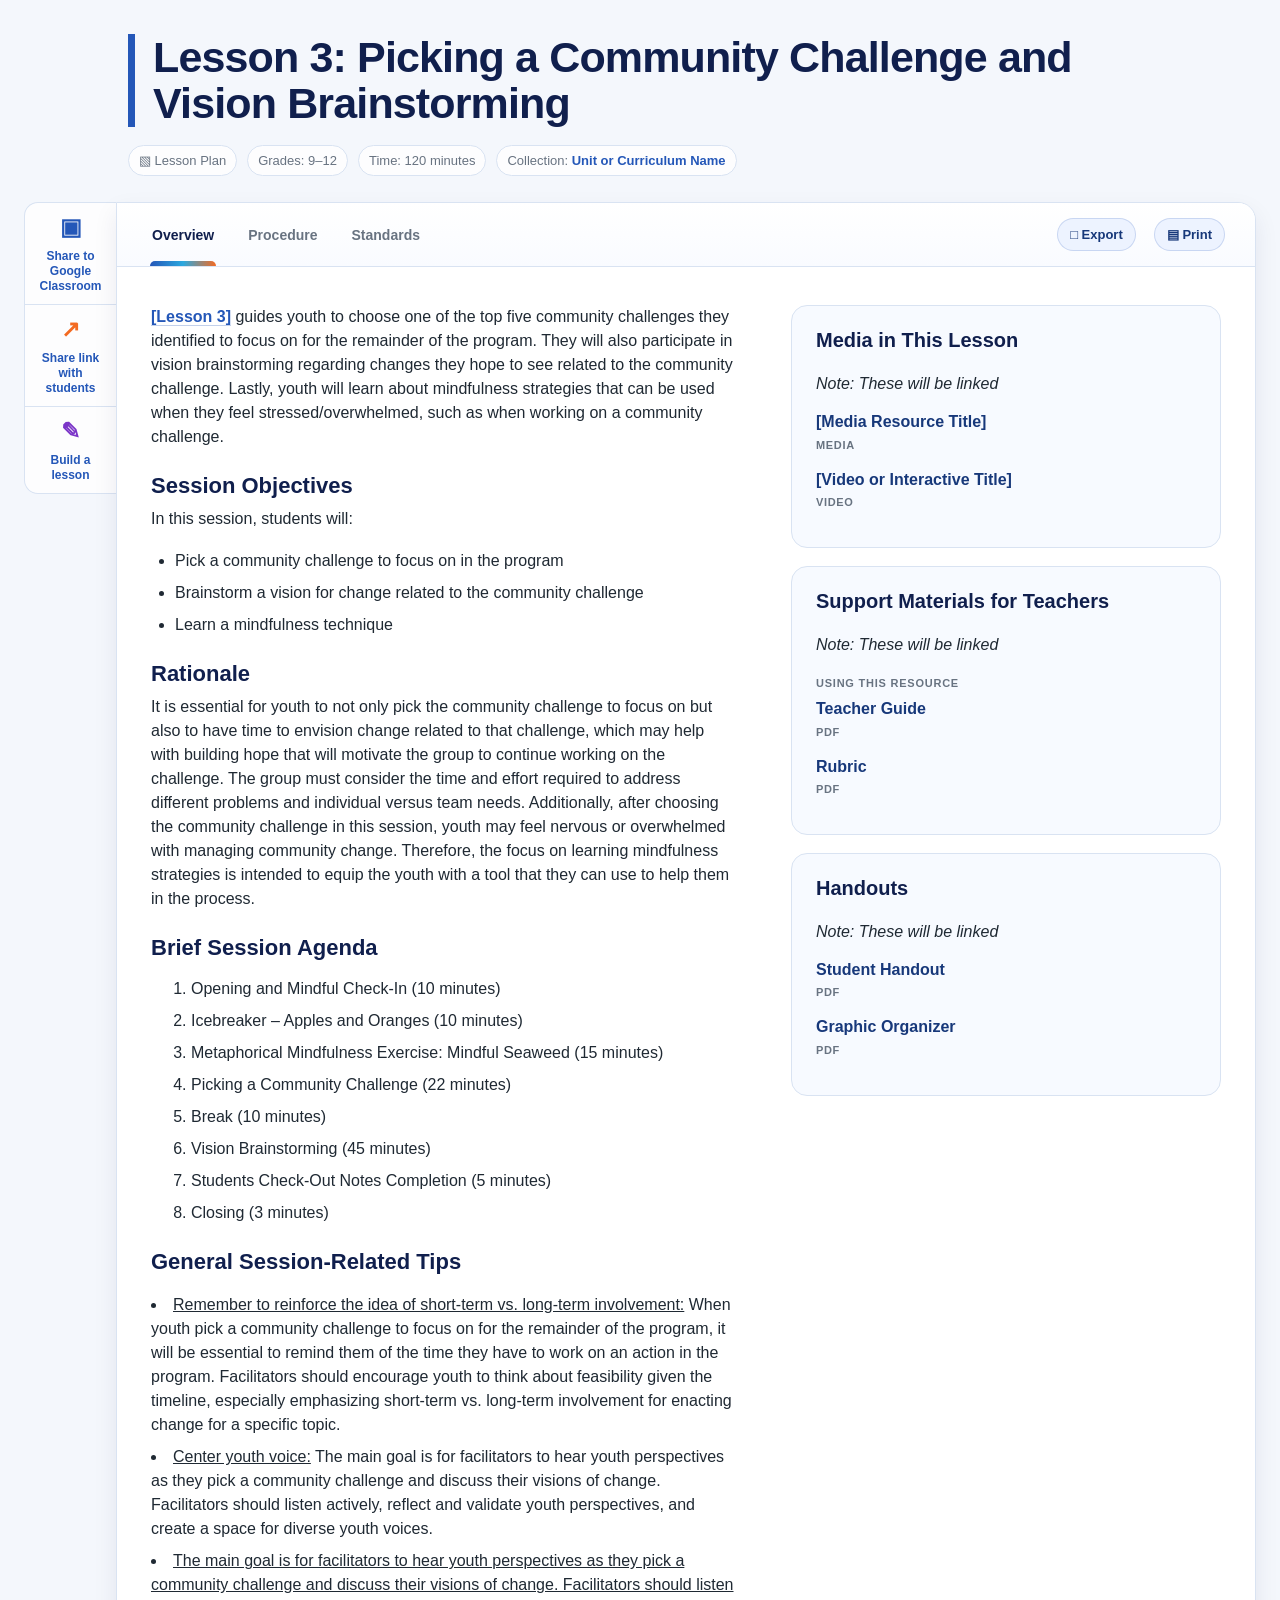
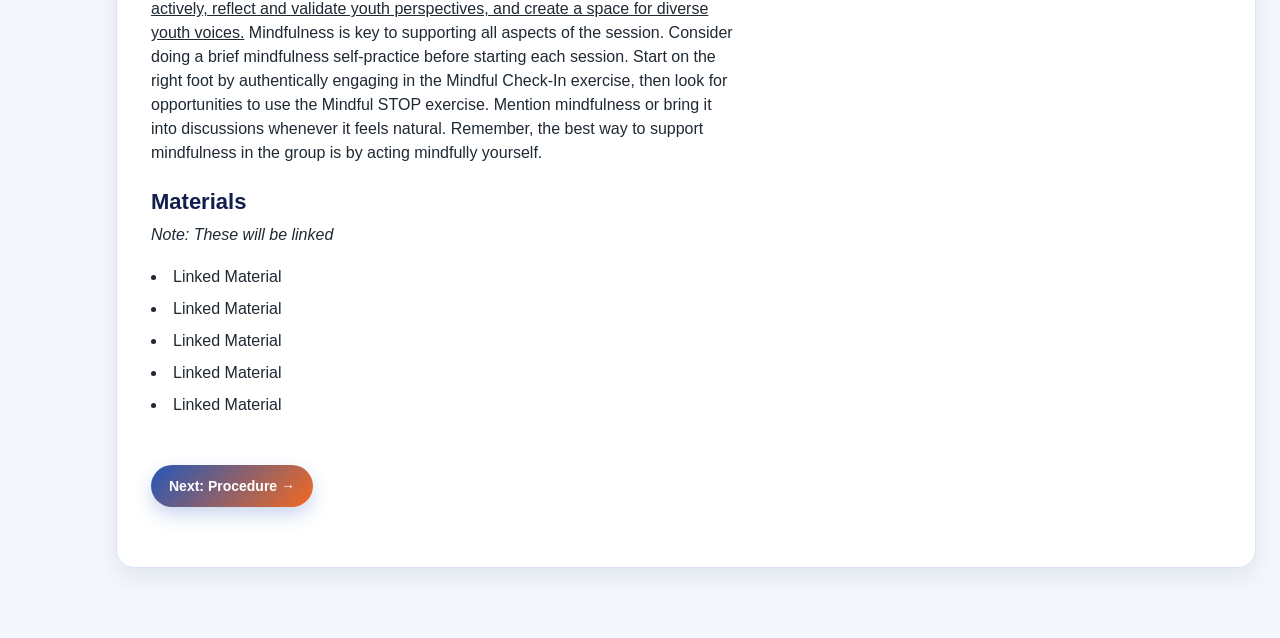
<file: index.html>
<!DOCTYPE html>
<html lang="en">
<head>
  <meta charset="UTF-8" />
  <meta name="viewport" content="width=device-width, initial-scale=1.0" />
  <title>Curriculum Prototype Lesson</title>
  <link rel="stylesheet" href="styles.css" />
</head>
<body>

  <main class="page-shell">

    <section class="lesson-heading">
      <h1>Lesson 3: Picking a Community Challenge and Vision Brainstorming</h1>

      <div class="metadata">
        <span>▧ Lesson Plan</span>
        <span>Grades: 9–12</span>
        <span>Time: 120 minutes</span>
        <span>Collection: <a href="#">Unit or Curriculum Name</a></span>
      </div>
    </section>

    <div class="lesson-layout">

      <aside class="left-actions">
        <button>
          <span class="icon">▣</span>
          Share to Google Classroom
        </button>

        <button>
          <span class="icon">↗</span>
          Share link with students
        </button>

        <button>
          <span class="icon">✎</span>
          Build a lesson
        </button>
      </aside>

      <section class="lesson-card">

        <div class="tab-bar">
          <div class="tabs">
            <button class="tab active" data-tab="overview">Overview</button>
            <button class="tab" data-tab="procedure">Procedure</button>
            <button class="tab" data-tab="standards">Standards</button>
          </div>

          <div class="utility-actions">
            <button>□ Export</button>
            <button>▤ Print</button>
          </div>
        </div>

        <div class="content-grid">

          <article class="main-content">

            <section id="overview" class="tab-panel active">
              <p>
                <a href="#">[Lesson 3]</a> guides youth to choose one of the top five community challenges they identified to focus on
for the remainder of the program. They will also participate in vision brainstorming regarding changes
they hope to see related to the community challenge. Lastly, youth will learn about mindfulness
strategies that can be used when they feel stressed/overwhelmed, such as when working on a
community challenge.
              </p>

              <h2>Session Objectives</h2>
              <p>
                In this session, students will:
              </p>

              <ul>
                <li>Pick a community challenge to focus on in the program</li>
                <li>Brainstorm a vision for change related to the community challenge</li>
                <li>Learn a mindfulness technique</li>
              </ul>

              <h2>Rationale</h2>
              <p>It is essential for youth to not only pick the community challenge to focus on but also to have
time to envision change related to that challenge, which may help with building hope that will motivate
the group to continue working on the challenge. The group must consider the time and effort required
to address different problems and individual versus team needs. Additionally, after choosing the
community challenge in this session, youth may feel nervous or overwhelmed with managing
community change. Therefore, the focus on learning mindfulness strategies is intended to equip the
youth with a tool that they can use to help them in the process.
              </p>

              <h2>Brief Session Agenda</h2>

              <ol>
                <li>Opening and Mindful Check-In (10 minutes)</li>
                <li>Icebreaker – Apples and Oranges (10 minutes)</li>
                <li>Metaphorical Mindfulness Exercise: Mindful Seaweed (15 minutes)</li>
                <li>Picking a Community Challenge (22 minutes)</li>
                <li>Break (10 minutes)</li>
                <li>Vision Brainstorming (45 minutes)</li>
                <li>Students Check-Out Notes Completion (5 minutes)</li>
                <li>Closing (3 minutes)</li>
              </ol>

              <h2>General Session-Related Tips</h2>
              <p>
                <li><u>Remember to reinforce the idea of short-term vs. long-term involvement:</u> When youth pick a
community challenge to focus on for the remainder of the program, it will be essential to
remind them of the time they have to work on an action in the program. Facilitators should
encourage youth to think about feasibility given the timeline, especially emphasizing short-term
vs. long-term involvement for enacting change for a specific topic.</li>
                <li><u>Center youth voice:</u> The main goal is for facilitators to hear youth perspectives as they pick a
community challenge and discuss their visions of change. Facilitators should listen actively,
reflect and validate youth perspectives, and create a space for diverse youth voices.</li>
                <li><u>The main goal is for facilitators to hear youth perspectives as they pick a
community challenge and discuss their visions of change. Facilitators should listen actively,
reflect and validate youth perspectives, and create a space for diverse youth voices.</u> Mindfulness is key to supporting all aspects
of the session. Consider doing a brief mindfulness self-practice before starting each session.
Start on the right foot by authentically engaging in the Mindful Check-In exercise, then look for
opportunities to use the Mindful STOP exercise. Mention mindfulness or bring it into
discussions whenever it feels natural. Remember, the best way to support mindfulness in the
group is by acting mindfully yourself.</li>
              </p>

              <h2>Materials</h2>
              <p><em>Note: These will be linked</em></p>
             <p> 
             <li>Linked Material</li>
             <li>Linked Material</li>
             <li>Linked Material</li>
             <li>Linked Material</li>
             <li>Linked Material</li>
             </p>

              <button class="next-button" data-tab-jump="procedure">Next: Procedure →</button>
            </section>

            <section id="procedure" class="tab-panel">
              <h2>Learning objectives (to share with the youth)</h2>

              <ul>
                <li>Pick a community challenge to focus on in the program</li>
                <li>Brainstorm a vision for change related to the community challenge</li>
                <li>Learn a mindfulness technique</li>
              </ul>

              <h2>Opening (10 minutes)</h2>
              <h3>Mindful check-in (2 or 3 min)</h3>
             <ol>
                <li>Greet the youth as they come in</li>
                <li>Show appropriate visual aid <em>(LEAP Facilitator Handout Manual will be linked)</em> </li>
                <li>Lead the exercise in your own words (see the example script in the LEAP
Facilitator Mindfulness Manual) <em>(LEAP Facilitator Handout Manual will be linked)</em></li>
              </ol>
            
              <p>Once all participants have arrived, ask one youth to share a quick recap of
the last session (someone who hasn’t given the session recap yet).</p>
<p>If needed: Follow up with youth who missed Session 2. Review the session objectives and
brief session agenda with the group and answer any questions if needed.</p>

              <h3>Introduce the adult volunteers to the group</h3>
              <p>Ask each person to say their name, their
connection with the community (ex., resident, organization leader, teacher, etc.), and
why they are interested in supporting the youth in their work.</p>
<p>Let the youth know that the adult volunteers are here because they want to hear the youths’ perspectives about
their community and understand how they can support youth in their work in the
program. They are mainly here to listen and observe, but the youth are welcome to talk
with them throughout the session! We hope that the adult volunteers will be another
resource for the youth in the program..</p>

<h2>Icebreaker – Apples and Oranges (10 minutes)</h2>

<details class="accordion-section">
  <summary><h3>Objective</h3></summary>
  <p>To build trust within the group.</p>
</details>

<details class="accordion-section">
 <summary><h3>Materials</h3></summary>
  <p><em>Note: These will be linked</em></p>
  <ul>
    <li>None.</li>
  </ul>
</details>

<details class="accordion-section">
  <summary><h3>Source</h3></summary>
  <p><em>Note: These will be linked</em></p>
  <ul>
    <li>Institute for Community Research (2014) – YPAR Curriculum [Module 2, Section 1,
Unit 4, Activity 2: Trust activities, Apples and Oranges]</li>
    <li>https://www.oregon.gov/oha/PH/HEALTHYPEOPLEFAMILIES/YOUTH/Documents/Curric
ulumYPAR2014.pdf</li>
  </ul>
</details>

<details class="accordion-section">
  <summary><h3>Preparation</h3></summary>
  <p>None</p>
</details>

<h3>Transition (1 minute)</h3>
<p>Say <em>“Let’s start today with an activity that will help us think more about working
together as a team.”</em></p>

<h3>Description</h3>
<p>Have all participants join hands in a circle. Have the participants alternate
calling out “apple” or “orange” around the circle. There must be an even number of
people to do this activity so that no two “apples” or “oranges” are next to each other.
Next, ask the apples to lean slowly while the oranges bend backward, ensuring they
continue holding hands tightly. People need to trust slowly and carefully, and when
relying as far as they can, they should depend on the support of the people on either side
to keep their balance. Have everyone return to an upright position, then have the groups
switch positions. This time, have the apples lean backward while the oranges lean
forward.</p>

<h3>Debrief: [Script] (1 minute):</h3>
<p> Ask <em>“Though it does not seem like people would be able to
maintain their positions, it works very well when the activity is done carefully. This activity
demonstrates the power of people working together to achieve something that would not
be possible alone.”</em></p>

<h2>Metaphorical Mindfulness Exercise: Mindful Seaweed (15 minutes)</h2>

<details class="accordion-section">
  <summary><h3>Objective</h3></summary>
  <p>For youth to get a feel for what acting mindfully looks like and how to connect
mindfulness to their lived experience and the content in the curriculum. The mindful
seaweed activity aims to help youth be flexible and resilient when they come across
challenging situations. Since youth will pick a community challenge in this session, stress and
negative emotions may arise if they do not get their top choice. Therefore, it will require
them to be flexible like seaweed.</p>
</details>

<details class="accordion-section">
 <summary><h3>Materials</h3></summary>
  <p><em>Note: These will be linked</em></p>
  <ul>
    <li>Visual aids (LEAP Facilitator Handout Manual)</li>
    <li> Example script for the Mindful Seaweed exercise (LEAP Facilitator Mindfulness Manual).</li>
  </ul>
</details>

<details class="accordion-section">
  <summary><h3>Source</h3></summary>
  <p><em>Note: These will be linked</em></p>
  <ul>
    <li>Developed for intervention.</li>
  </ul>
</details>

<details class="accordion-section">
  <summary><h3>Preparation</h3></summary>
  <p>Review the example script for the exercise and practice leading it using your
own words, details, and phrasing that will connect with the youth. You will be asked to
provide a personal experience connecting your daily life to when you were mindful or
mindless. This example will help you think through ahead of time.</p>
</details>

<h3>Transition (1 minute)</h3>
<p>Say <em>“Now we are going to transition to a metaphorical mindfulness exercise. Remember, these metaphors are intended to help us understand how
we can act mindfully in our daily lives, both inside and outside of our sessions. First, we’ll
take some time to think about the metaphor. Then we’ll discuss how it relates to what
we’ve discussed together.”</em></p>

<h3>Description</h3>
<p>This activity has two main parts: (1) leading the metaphorical exercise and (2)
facilitating discussion regarding how the metaphor connects to the content covered in the
curriculum so far.</p>

              <ol>
                <li>
                  Leading the Mindful Seaweed Exercise. (3 minutes)
                  <ul>
      <li>Facilitators will introduce the metaphorical exercise in their own words,
focusing on how mindfulness helps us be flexible and resilient when stressful
or challenging things happen outside our control.</li>
      <li><em>Lead the metaphorical exercise.</em> Show the appropriate visual aids and lead the
exercise in your own words (see the example script in the Facilitator
Mindfulness Manual).</li>
                 </ul>
                </li>

                <li>Facilitate discussion regarding how the metaphor connects to the content
covered in the curriculum so far (10 minutes):
<ul>
      <li>Facilitators will make comments and ask questions to prompt the youth to
connect to their daily lives and, specifically, to the content of the curriculum
so far. Example comments and questions include (but are not limited to) the
following:
        <ul>
          <li>As the facilitator, share a brief, relevant personal experience that
connects elements of the metaphor to a time when you acted
mindfully or mindlessly. Clearly emphasize how the elements of the
metaphor map onto your experience.</li>
          <li>Who can share an example of when they experienced [ENTER
SPECIFIC ELEMENTS OF METAPHOR HERE] in your real life? What was
it like? How did you act? What did you learn from this about being
mindful?</li>
          <li>Can anyone think of a time when we have experienced [ENTER SPECIFIC ELEMENTS OF METAPHOR HERE] during our sessions, with
our group, her together? What was it like? How did we act? What can
we learn from this about being mindful?</li>
            <li>How does [ENTER SPECIFIC ELEMENTS OF METAPHOR HERE] relate to
what we discussed earlier today? Or the last time we met? What can
we learn from this about being mindful when engaging with our
communities or stepping up as leaders?</li>
        </ul>
      </li>
    </ul></li>
              </ol>

<h3>Debrief: [Script] (1 minute):</h3>
<p> Ask <em>“Thank you for thinking about this metaphor and engaging in
discussion about how it relates to what we’ve been talking about together. We will talk
about this metaphor again in the future. We will also talk about other metaphors that can
help us understand how to act mindfully in our work. Let’s keep building our mindfulness
skills—to help us be strong, persistent, and flexible in this work.”</em></p>

<h2>Picking a Community Challenge (22 minutes)</h2>

<details class="accordion-section">
  <summary><h3>Objective</h3></summary>
  <p>Youth choose a community challenge to focus on during the program.</p>
</details>

<details class="accordion-section">
 <summary><h3>Materials</h3></summary>
 <p><em>Note: These will be linked</em></p>
  <ul>
    <li>List of top five youth-identified community challenges (from Session 2)e</li>
    <li>Handouts: Short-Term Projects: Examples (2)</li>
    <li>Video (1) Rising Cost of Housing in East
Boston (3:07 minutes)</li>
    <li>Example (2) of how to set up the list of the
top 5 youth-identified community challenges (refer to the LEAP Facilitators Handout
manual)</li>
  </ul>
</details>

<details class="accordion-section">
  <summary><h3>Source</h3></summary>
  <p><em>Note: These will be linked</em></p>
  <ul>
    <li>Developed for intervention (modeled after PhotoStories community forums).</li>
  </ul>
</details>

<details class="accordion-section">
  <summary><h3>Preparation</h3></summary>
  <p>Facilitators should place the list of top five youth-identified community
challenges in a place that is visible to all youth.</p>
</details>

<h3>Transition (1 minute)</h3>
<p>Say <em>“In the last session, we worked on narrowing down your
ideas about community challenges to the top five challenges that you think are
important in affecting the health and well-being of youth and the community. Today,
you will pick one of those five community challenges to focus on for the rest of the
program. Is/Are there any additional challenge/s you would like to add to the board?
Here are some additional examples of the types of different ideas from previous
programs’ participation. This is an opportunity to add items from youth who missed the
last session but identified issues in their homework.
”</em></p>

<h3>Description</h3>
<p>This activity has three parts: 1) reviewing posters and videos, 2) Choosing a
community challenge to focus on for the program, and 3) discussing the importance of
the community challenge.</p>
<ol>
  <li>
    Short-Term Projects Review (5 minutes): 
    <ul>
      <li>
        Watch the video Rising Cost of
Housing in East Boston (3:07 minutes) (This will be Linked)</li>
      <li>Discuss with the youth the main ideas
from the video and the short-term projects samples (2) highlighting “The Problem”
and “Challenges and Identified Solutions.”</li>
    </ul>
  </li>
    <li>
    Choosing a Community Challenge to Focus on for the Program (8
minutes):
    <ul>
      <li>Facilitators will review the list of top five youth-identified community
challenges with the group and clarify any questions. Then, facilitators will give
each youth one red and green sticky dot. Explain that each youth will have the
chance to choose their top two choices for what issue they would like to focus
on during the program. The red sticky dot represents their first choice, and the
green dot represents their second choice. Once all youth have added their
sticky dots to the list, the facilitator will review to see which choices had the
highest number of sticky dots. The facilitator will discuss the pros and cons of
choosing the different topics if there are multiple topics. The facilitator can </li>
    </ul>
  </li>
      <li>
    Discussing the Importance of the Community Challenge (7 minutes):
    <ul>
      <li>
        Facilitators can lead a discussion with the youth in which they discuss how the
community challenge impacts the health of youth and the community's
health. Potential questions that facilitators can ask:
        <ol>
          <li>Why is this community challenge essential to address to improve the
health of youth and community health?</li>
          <li>Why is the issue important or of interest to you individually?</li>
           <li>Is this a short-term project or a long-term project?</li>
        </ol>
      </li>
    </ul>
  </li>
</ol>

<h3>Debrief: [Script] (1 minute):</h3>
<p> Ask <em>“Thank you all for sharing your thoughts! We acknowledge
the work you have already done in choosing a topic for the program – brainstorming
amongst yourselves, seeing what ideas differed/were similar, and choosing a topic as a
group. We want to emphasize these pieces' importance in addressing the community
challenge.”</em></p>

<h2>Break (10 minutes)</h2>

<h2>Vision Brainstorming (45 minutes)</h2>

<details class="accordion-section">
  <summary><h3>Objective</h3></summary>
  <p>To brainstorm visions for change related to the selected community
challenge.</p>
</details>

<details class="accordion-section">
 <summary><h3>Materials</h3></summary>
  <p><em>Note: These will be linked</em></p>
  <ul>
    <li>Handout: What Change Do You Hope To See Related To [The Community
Challenge]</li>
    <li> Large easel paper</li>
    <li> Collage materials (pictures, magazines, scissors (optional), glue/tape)</li>
    <li> Markers and pens</li>
    <li> Paper</li>
    <li> Short-term projects samples (2)</li>
    <li> Handout: Term plan sample.</li>
  </ul>
</details>

<details class="accordion-section">
  <summary><h3>Source</h3></summary>
  <p><em>Note: These will be linked</em></p>
  <ul>
    <li>Developed for intervention; adapted from Community Tool Box –
https://ctb.ku.edu/en/table-of-contents/structure/strategic-planning/vision-mission-
statements/main</li>
  </ul>
</details>

<details class="accordion-section">
  <summary><h3>Preparation</h3></summary>
  <p>Set up three areas in the room (one for each of the different types of
brainstorming groups). Facilitators can write out the vision brainstorming question on a
large easel paper visible to all groups (i.e., “What is the change that you hope to see
related to [the community challenge]?”)</p>
</details>

<h3>Transition (1 minute)</h3>
<p>Say <em>“Since you have chosen the community challenge that
we will be focusing on for the rest of the program and started talking about the
importance of that issue, let’s start thinking about 1) What change do you hope to see
related to that community challenge?; 2) What support do you need?; 3) What activities
need to be integrated to plan ahead of time? Here is a sample of a term plan.” </em></p>

<h3>Description</h3>
<p> In this activity, facilitators will be working with youth to start thinking
about the change they hope to see related to the community challenge – which we will
call a “vision” and its challenges. Refer to the short-term project samples (2) discussed
in the previous activity. This activity has two parts: 1) vision brainstorming in 3 small
groups and 2) large group share back.</p>
<ol>
  <li>
    Vision Brainstorming (23 minutes): 
    <ul>
      <li>Facilitators will set up three options for youth and ask them to split up based on which of the three possibilities interests them. Facilitators can ask if anyone is willing to switch
groups if there is an unequal split. The three groups are 1) verbal
brainstorming, 2) visual brainstorming, and 3) written brainstorming. All three
groups work at the same time.
        <ol>
          <li><u>Small Group Option 1: Verbal Brainstorm:</u> Ask if one youth can volunteer to take notes and if another can present the ideas at the end of the discussion. Ask the group the following question to help brainstorm thoughts about what they see as the vision: “What is the change that you hope to see related to [the community challenge]?” The youth can discuss the vision, and one person (or a facilitator) can help take notes.</li>
          <li><u>Small Group Option 2: Visual Brainstorm:</u> Facilitators will provide collage materials. Facilitators will ask the group to use the collage materials to describe a vision: “What change do you hope to see related to [the community challenge]? </li>
          <li><u>Small Group Option 3: Written Brainstorm:</u> Ask the group the following question to help brainstorm thoughts about what they see as the vision: “What is the change that you hope to see related to [the community challenge]?” The youth should write their visions on paper. Once they’re done writing, they can share their notes.</li>
        </ol>
      </li>
    </ul>
  </li>

  <li>
    Large Group Share Back (20 minutes)
    <ul>
      <li>Facilitators will ask each small group to share their ideas with the
larger group. Remind the groups not presenting to listen to the small
group presenting. One facilitator can moderate the share back while
the other facilitator can note the ideas that the youth share on large
easel paper to capture everyone’s ideas and potentially group
together similar ideas.</li>
    </ul>
  </li>
</ol>

<h3>Debrief: [Script] (1 minute):</h3>
<p> Ask <em>“You are all doing such great and important work – starting to
think about the change you hope to see is a step forward in figuring out how to be involved.
We want to emphasize that in this program, we will be working together to figure out what
we can do as a group during the time we have in the program to contribute to the vision. We
will be returning to this discussion later in the program.”</em></p>

<h2>Students Check-Out Notes (5 minutes)</h2>
<p>Have student compllete the Check-Out Notes on their computers.</p>

<h2>Closing (3 minutes)</h2>
  <ul>
    <li>Thank the group for all their work today.</li>
    <li> Remind the group about the next meeting date.</li>
    <li> Go over information about the next session:
      <ol>
          <li>Explain what youth can expect to do in the next session – learn about different
types of power and strategies to deal with structural racism; identify
people/organizations in the community with power; discuss how
people/organizations with power may help in the youth-led action.</li>
          <li>Distribute handouts from Session 4: Innovation Network handout (2) <em>Note: This will be linked</em></li>
        </ol>
    </li>
  </ul>


              <button class="next-button" data-tab-jump="standards">Next: Standards →</button>
            </section>

            <section id="standards" class="tab-panel">
              <h2>Nationwide</h2>
<p><em>Note: These will be linked</em></p>
              <div class="standard-block">
                <h3>Common Core State Standards</h3>
                <p class="grade-band">Grades 9–12</p>
                <p><strong>[STANDARD CODE]</strong></p>
                <p>
                  [Paste the full national standard here.]
                </p>
                <a href="#">View official standards website</a>
              </div>

              <div class="standard-block">
                <h3>C3 Framework / National Civics Standard</h3>
                <p class="grade-band">Grades 9–12</p>
                <p><strong>[STANDARD CODE]</strong></p>
                <p>
                  [Paste the full standard here.]
                </p>
                <a href="#">View official standards website</a>
              </div>

              <h2>State</h2>
<p><em>Note: These will be linked</em></p>
              <div class="standard-block">
                <h3>[State Department of Education]</h3>
                <p class="grade-band">[Subject Area] · [Grade Band]</p>
                <p><strong>[STATE STANDARD CODE]</strong></p>
                <p>
                  [Paste the full state standard here.]
                </p>
                <a href="#">View state standards website</a>
              </div>

              <button class="next-button" data-tab-jump="procedure">← Previous: Procedure</button>
            </section>

          </article>

          <aside class="right-sidebar">

            <div class="resource-card">
              <h2>Media in This Lesson</h2>
<p><em>Note: These will be linked</em></p>
              <div class="resource-item">
                <a href="materials/media/example-media.pdf">[Media Resource Title]</a>
                <span>MEDIA</span>
              </div>

              <div class="resource-item">
                <a href="materials/media/example-video.pdf">[Video or Interactive Title]</a>
                <span>VIDEO</span>
              </div>
            </div>

            <div class="resource-card">
              <h2>Support Materials for Teachers</h2>
<p><em>Note: These will be linked</em></p>
              <h3>USING THIS RESOURCE</h3>

              <div class="resource-item">
                <a href="materials/teacher-materials/teacher-guide.pdf">Teacher Guide</a>
                <span>PDF</span>
              </div>

              <div class="resource-item">
                <a href="materials/teacher-materials/rubric.pdf">Rubric</a>
                <span>PDF</span>
              </div>
            </div>

            <div class="resource-card">
              <h2>Handouts</h2>
<p><em>Note: These will be linked</em></p>
              <div class="resource-item">
                <a href="materials/handouts/student-handout.pdf">Student Handout</a>
                <span>PDF</span>
              </div>

              <div class="resource-item">
                <a href="materials/handouts/graphic-organizer.pdf">Graphic Organizer</a>
                <span>PDF</span>
              </div>
            </div>

          </aside>

        </div>
      </section>
    </div>
  </main>

  <script src="script.js"></script>
</body>
</html>
</file>
<file: styles.css>
:root {
  --accent: #2457b8;
  --accent-dark: #17387a;
  --accent-light: #edf3ff;

  --orange: #f36a21;
  --orange-dark: #cb4f11;
  --orange-light: #fff1e8;

  --purple: #7b35c8;
  --purple-dark: #54228f;
  --magenta: #d9279d;
  --cyan: #2ba8df;
  --green: #74c943;

  --navy: #101f4d;
  --text: #1f2933;
  --muted: #687381;

  --page-bg: #f4f7fc;
  --card-bg: #ffffff;
  --sidebar-bg: #f7faff;
  --border: #d9e3f2;

  --soft-shadow: 0 10px 24px rgba(16, 31, 77, 0.08);
}

* {
  box-sizing: border-box;
}

body {
  margin: 0;
  background: var(--page-bg);
  color: var(--text);
  font-family: Arial, Helvetica, sans-serif;
  line-height: 1.5;
}

a {
  color: var(--accent);
  font-weight: 800;
  text-decoration: none;
  border-bottom: 1px solid rgba(36, 87, 184, 0.28);
}

a:hover {
  color: var(--orange-dark);
  border-bottom-color: var(--orange-dark);
}

.page-shell {
  max-width: 1280px;
  margin: 0 auto;
  padding: 34px 24px 70px;
}

.lesson-heading {
  margin-left: 104px;
  margin-bottom: 26px;
}

.lesson-heading h1 {
  color: var(--navy);
  font-size: 43px;
  line-height: 1.08;
  max-width: 1040px;
  margin: 0 0 18px;
  font-weight: 800;
  letter-spacing: -0.02em;
  border-left: 7px solid var(--accent);
  padding-left: 18px;
}

.metadata {
  display: flex;
  flex-wrap: wrap;
  gap: 10px;
  color: var(--muted);
  font-size: 13px;
}

.metadata span {
  background: rgba(255, 255, 255, 0.8);
  border: 1px solid var(--border);
  border-radius: 999px;
  padding: 5px 10px;
}

.metadata a {
  border-bottom: 0;
}

.lesson-layout {
  display: grid;
  grid-template-columns: 92px minmax(0, 1fr);
  gap: 0;
  align-items: start;
}

.left-actions {
  display: flex;
  flex-direction: column;
  gap: 0;
}

.left-actions button {
  min-height: 88px;
  padding: 10px 8px;
  background: rgba(255, 255, 255, 0.8);
  border: 1px solid var(--border);
  border-right: 0;
  border-bottom: 0;
  color: var(--accent);
  font-size: 12px;
  font-weight: 800;
  line-height: 1.25;
  text-align: center;
  cursor: default;
}

.left-actions button:first-child {
  border-radius: 14px 0 0 0;
}

.left-actions button:last-child {
  border-bottom: 1px solid var(--border);
  border-radius: 0 0 0 14px;
}

.left-actions .icon {
  display: block;
  font-size: 23px;
  margin-bottom: 7px;
}

.left-actions button:nth-child(1) .icon {
  color: var(--accent);
}

.left-actions button:nth-child(2) .icon {
  color: var(--orange);
}

.left-actions button:nth-child(3) .icon {
  color: var(--purple);
}

.lesson-card {
  background: var(--card-bg);
  min-height: 900px;
  border: 1px solid var(--border);
  border-radius: 0 18px 18px 18px;
  overflow: hidden;
  box-shadow: var(--soft-shadow);
}

.tab-bar {
  min-height: 64px;
  border-bottom: 1px solid var(--border);
  background: linear-gradient(180deg, #ffffff 0%, #f9fbff 100%);
  display: flex;
  justify-content: space-between;
  align-items: stretch;
}

.tabs {
  display: flex;
  align-items: stretch;
  padding-left: 18px;
}

.tab {
  background: transparent;
  border: 0;
  color: var(--muted);
  font-weight: 800;
  font-size: 14px;
  padding: 0 17px;
  cursor: pointer;
  position: relative;
}

.tab:hover {
  color: var(--accent-dark);
}

.tab.active {
  color: var(--navy);
}

.tab.active::after {
  content: "";
  position: absolute;
  left: 15px;
  right: 15px;
  bottom: 0;
  height: 5px;
  background: linear-gradient(90deg, var(--accent), var(--cyan), var(--orange));
  border-radius: 999px 999px 0 0;
}

.utility-actions {
  display: flex;
  align-items: center;
  gap: 18px;
  padding-right: 30px;
}

.utility-actions button {
  background: var(--accent-light);
  border: 1px solid rgba(36, 87, 184, 0.18);
  border-radius: 999px;
  color: var(--accent-dark);
  font-size: 13px;
  font-weight: 800;
  padding: 8px 12px;
  cursor: default;
}

.content-grid {
  display: grid;
  grid-template-columns: minmax(0, 1fr) 430px;
  gap: 56px;
  padding: 38px 34px 60px 34px;
}

.main-content {
  max-width: 640px;
  font-size: 16px;
}

.main-content p {
  margin-top: 0;
  margin-bottom: 18px;
}

.main-content h2 {
  color: var(--navy);
  font-size: 22px;
  line-height: 1.18;
  margin: 24px 0 8px;
  font-weight: 800;
}

.main-content h3 {
  color: var(--accent-dark);
  font-size: 17px;
  line-height: 1.25;
  margin: 24px 0 6px;
  font-weight: 800;
}

.main-content ul {
  margin-top: 8px;
  padding-left: 24px;
}

.main-content li {
  margin-bottom: 8px;
}

.tab-panel {
  display: none;
}

.tab-panel.active {
  display: block;
}

.next-button {
  margin-top: 30px;
  background: linear-gradient(135deg, var(--accent), var(--orange));
  color: white;
  border: 0;
  border-radius: 999px;
  padding: 13px 18px;
  font-size: 14px;
  font-weight: 800;
  box-shadow: 0 8px 18px rgba(36, 87, 184, 0.24);
  cursor: pointer;
}

.next-button:hover {
  background: linear-gradient(135deg, var(--accent-dark), var(--orange-dark));
}

.right-sidebar {
  display: flex;
  flex-direction: column;
  gap: 18px;
}

.resource-card {
  background: var(--sidebar-bg);
  border: 1px solid var(--border);
  border-radius: 16px;
  padding: 22px 24px 20px;
}

.resource-card h2 {
  color: var(--navy);
  font-size: 20px;
  line-height: 1.2;
  margin: 0 0 20px;
  font-weight: 800;
}

.resource-card h3 {
  color: var(--muted);
  font-size: 11px;
  line-height: 1.2;
  letter-spacing: 0.07em;
  margin: 20px 0 9px;
  font-weight: 800;
}

.resource-item {
  margin-bottom: 18px;
  padding-left: 0;
  position: relative;
}

.resource-item a {
  display: block;
  color: var(--accent-dark);
  font-size: 16px;
  font-weight: 800;
  line-height: 1.2;
  border-bottom: 0;
}

.resource-item a:hover {
  color: var(--orange-dark);
}

.resource-item span {
  display: block;
  color: var(--muted);
  font-size: 11px;
  font-weight: 800;
  line-height: 1.2;
  letter-spacing: 0.06em;
  margin-top: 7px;
}

.standard-block {
  background: #fbfcff;
  border: 1px solid var(--border);
  border-radius: 14px;
  padding: 20px 22px 22px;
  margin: 16px 0 18px;
}

.standard-block h3 {
  color: var(--navy);
  font-size: 21px;
  margin: 0 0 8px;
}

.grade-band {
  color: var(--accent-dark);
  font-weight: 800;
  margin-bottom: 8px;
}

@media (max-width: 1000px) {
  .lesson-heading {
    margin-left: 0;
  }

  .lesson-layout {
    grid-template-columns: 1fr;
  }

  .left-actions {
    flex-direction: row;
    overflow-x: auto;
  }

  .left-actions button {
    min-width: 150px;
    min-height: 76px;
    border-right: 0;
    border-bottom: 1px solid var(--border);
  }

  .left-actions button:first-child {
    border-radius: 14px 0 0 14px;
  }

  .left-actions button:last-child {
    border-right: 1px solid var(--border);
    border-radius: 0 14px 14px 0;
  }

  .lesson-card {
    border-radius: 18px;
  }

  .content-grid {
    grid-template-columns: 1fr;
  }

  .main-content {
    max-width: none;
  }

  .tab-bar {
    flex-direction: column;
  }

  .utility-actions {
    justify-content: flex-start;
    padding: 0 18px 14px;
  }
}
.accordion-section {
  border: 1px solid var(--border);
  border-radius: 12px;
  background: #fbfcff;
  margin: 12px 0;
  overflow: hidden;
}

.accordion-section summary {
  list-style: none;
  cursor: pointer;
  padding: 14px 16px;
  display: flex;
  align-items: center;
  justify-content: space-between;
}

.accordion-section summary::-webkit-details-marker {
  display: none;
}

.accordion-section summary h3 {
  margin: 0;
  color: var(--accent-dark);
}

.accordion-section summary::after {
  content: "+";
  color: var(--orange);
  font-weight: 800;
  font-size: 20px;
  margin-left: 16px;
}

.accordion-section[open] summary::after {
  content: "–";
}

.accordion-section p,
.accordion-section ul,
.accordion-section ol {
  padding: 0 16px 16px;
  margin-top: 0;
}
</file>
